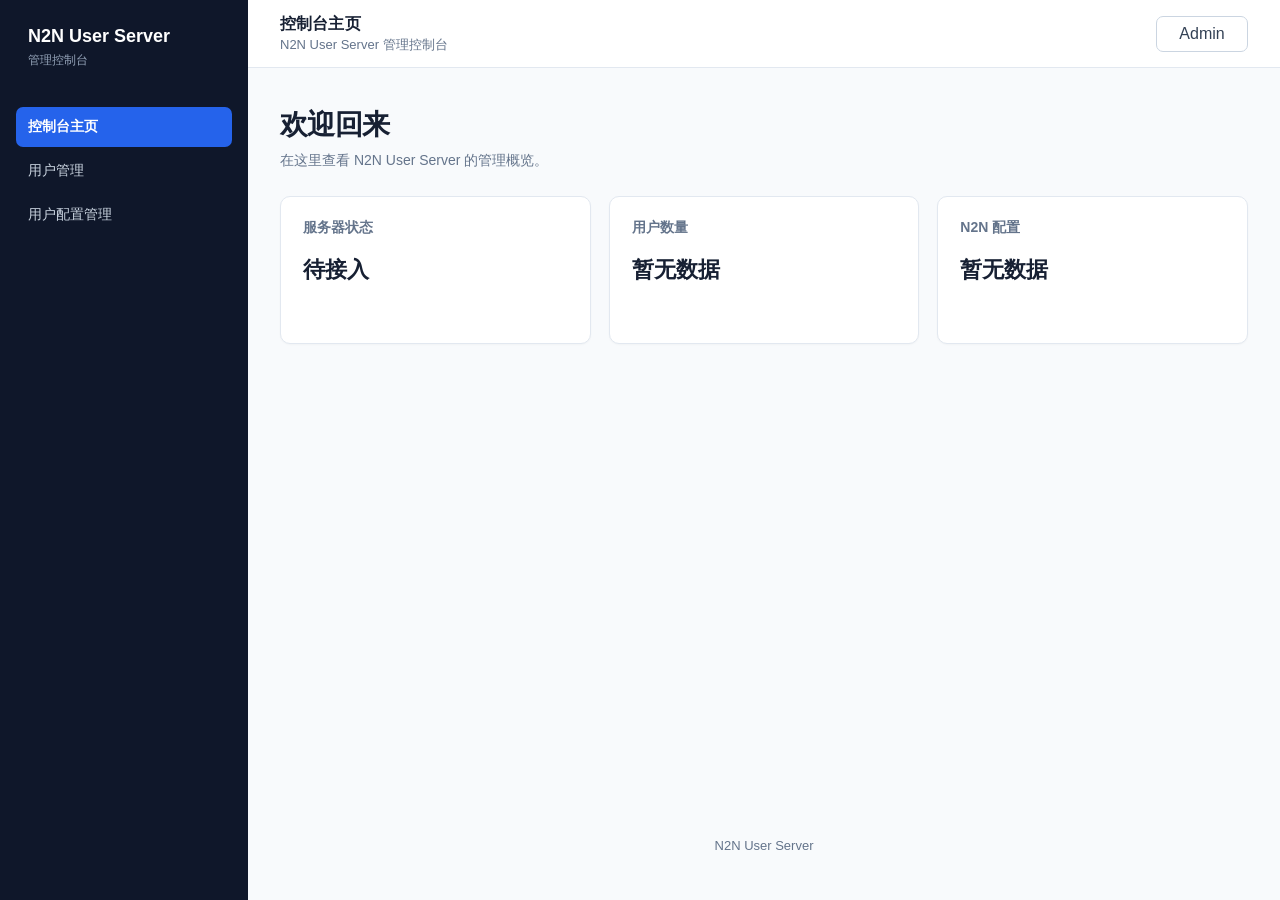
<file: wwwroot/admin.html>
<!DOCTYPE html>
<html lang="zh-CN">
<head>
    <meta charset="UTF-8">
    <meta name="viewport" content="width=device-width, initial-scale=1.0">
    <title>管理控制台</title>
    <link rel="stylesheet" href="css/common.css">
    <link rel="stylesheet" href="css/admin.css">
    <link rel="stylesheet" href="css/common.animations.css">
    <link rel="stylesheet" href="css/admin.animations.css">
</head>
<body>
    <aside class="app-sidebar">
        <a class="brand" href="/admin" data-admin-nav>N2N User Server<small>管理控制台</small></a>
        <nav class="app-nav" aria-label="主导航">
            <a href="/admin" data-admin-nav aria-current="page">控制台主页</a>
            <a href="/users" data-admin-nav>用户管理</a>
            <a href="/configs" data-admin-nav>用户配置管理</a>
        </nav>
    </aside>

    <header class="app-header">
        <div><h1 class="app-header__title">控制台主页</h1><span class="app-header__meta">N2N User Server 管理控制台</span></div>
        <div class="admin-area">
            <button id="AdminButton" class="admin-button" type="button" aria-expanded="false">Admin</button>
            <div id="AdminMenu" class="admin-menu"><button id="LogoutButton" type="button">退出登录</button></div>
        </div>
    </header>

    <main class="app-main">
        <section class="page-container">
            <div class="page-header">
                <div><h1>欢迎回来</h1><p>在这里查看 N2N User Server 的管理概览。</p></div>
            </div>
            <div class="overview-grid">
                <article class="overview-card"><h2>服务器状态</h2><p>待接入</p></article>
                <article class="overview-card"><h2>用户数量</h2><p>暂无数据</p></article>
                <article class="overview-card"><h2>N2N 配置</h2><p>暂无数据</p></article>
            </div>
        </section>
    </main>

    <footer class="app-footer">N2N User Server</footer>

    <dialog id="ErrorDialog" class="app-dialog">
        <div class="dialog-content"><h2>操作失败</h2><p>错误代码：<span id="ErrorCode"></span></p><p>错误信息：<span id="ErrorHint"></span></p></div>
        <div class="dialog-footer"><button data-dialog-close="ErrorDialog" class="primary-button" type="button">确定</button></div>
    </dialog>
    <dialog id="SuccessDialog" class="app-dialog">
        <div class="dialog-content"><h2>操作成功</h2><p id="SuccessHint"></p></div>
        <div class="dialog-footer"><button data-dialog-close="SuccessDialog" class="primary-button" type="button">确定</button></div>
    </dialog>

    <script src="js/common.js"></script>
    <script src="js/admin.js"></script>
</body>
</html>
</file>
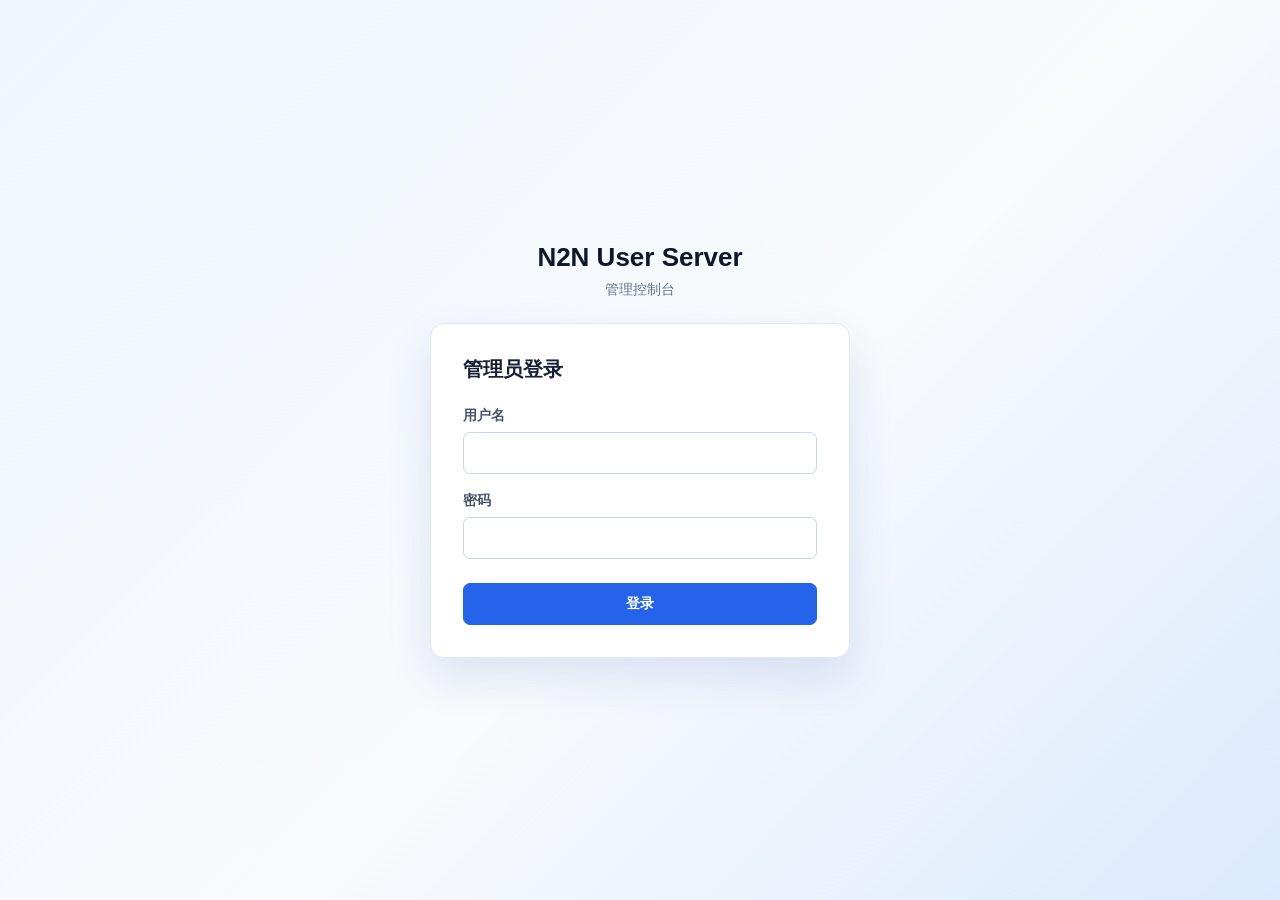
<file: wwwroot/login.html>
<!DOCTYPE html>
<html lang="zh-CN">
<head>

    <meta charset="UTF-8">
    <meta name="viewport" content="width=device-width, initial-scale=1.0">
    <title>管理员登录</title>
    <link rel="stylesheet" href="css/common.css">
    <link rel="stylesheet" href="css/login.css">
    <link rel="stylesheet" href="css/common.animations.css">
    <link rel="stylesheet" href="css/login.animations.css">
</head>
<body>
    <main class="login-shell">
        <div class="login-brand"><h1>N2N User Server</h1><p>管理控制台</p></div>
        <section class="login-card" aria-labelledby="LoginTitle">
            <h2 id="LoginTitle">管理员登录</h2>
            <form id="LoginForm" class="login-form">
                <label for="username">用户名<input id="username" name="username" type="text" autocomplete="username" required></label>
                <label for="password">密码<input id="password" name="password" type="password" autocomplete="current-password" required></label>
                <button class="primary-button" id="LoginButton" type="submit">登录</button>
            </form>
        </section>
    </main>
    <dialog id="ErrorDialog" class="app-dialog"><div class="dialog-content"><h2>登录失败</h2><p>错误代码：<span id="ErrorCode"></span></p><p>错误信息：<span id="ErrorHint"></span></p></div><div class="dialog-footer"><button class="primary-button" data-dialog-close="ErrorDialog" type="button">确定</button></div></dialog>
    <dialog id="SuccessDialog" class="app-dialog"><div class="dialog-content"><h2>登录成功</h2><p id="SuccessHint">即将进入管理控制台。</p></div><div class="dialog-footer"><button class="primary-button" data-dialog-close="SuccessDialog" type="button">确定</button></div></dialog>
    <script src="js/common.js"></script>
    <script src="js/login.js"></script>
</body>
</html>
</file>
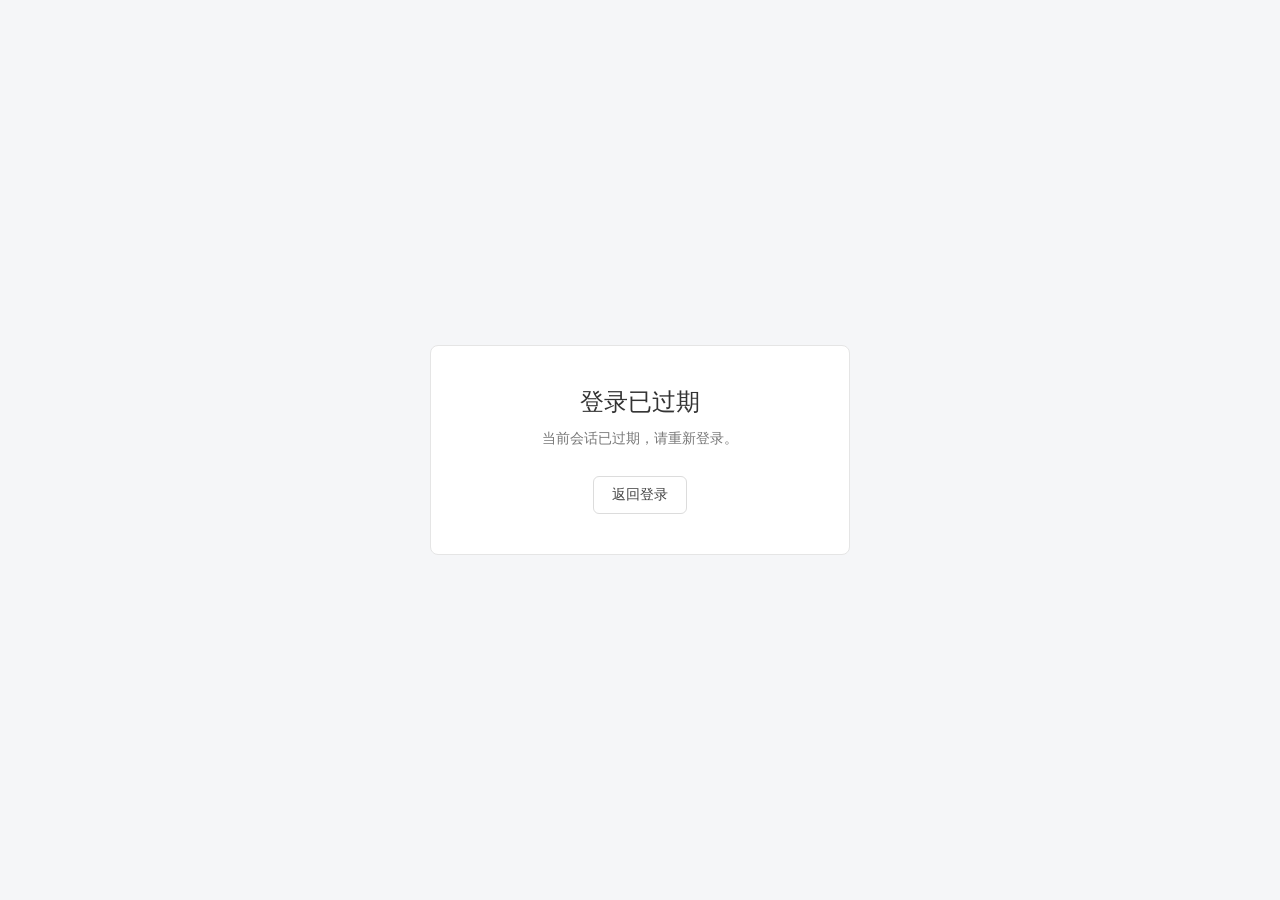
<file: wwwroot/timeout.html>
<!DOCTYPE html>

<html lang="zh-CN">

<head>
    <meta charset="UTF-8">
    <meta name="viewport" content="width=device-width, initial-scale=1.0">


<title>Session Timeout</title>

<style>
    * {
        box-sizing: border-box;
    }

    body {
        margin: 0;
        min-height: 100vh;

        display: flex;
        align-items: center;
        justify-content: center;

        font-family: Arial, "Microsoft YaHei", sans-serif;

        background: #f5f6f8;
        color: #333;
    }

    main {
        width: 90%;
        max-width: 420px;

        padding: 40px 32px;

        background: #fff;

        border: 1px solid #e5e5e5;
        border-radius: 8px;

        text-align: center;
    }

    h1 {
        margin: 0 0 12px;

        font-size: 24px;
        font-weight: 500;
    }

    p {
        margin: 0 0 28px;

        color: #777;
        font-size: 14px;
    }

    button {
        padding: 9px 18px;

        background: #fff;
        
        border: 1px solid #dcdcdc;
        border-radius: 6px;

        color: #444;
        font-size: 14px;

        cursor: pointer;
    }

    button:hover {
        background: #f3f3f3;
    }
</style>


</head>

<body>


<main>
    <h1>登录已过期</h1>

    <p>
        当前会话已过期，请重新登录。
    </p>

    <button
        type="button"
        onclick="window.location.href='/admin_login';">
        返回登录
    </button>
</main>


</body>

</html>
</file>
<file: wwwroot/css/common.css>
:root {
    --color-primary: #2563eb;
    --color-primary-dark: #1d4ed8;
    --color-danger: #dc2626;
    --color-text: #172033;
    --color-muted: #64748b;
    --color-border: #e2e8f0;
    --color-surface: #ffffff;
    --color-canvas: #f8fafc;
    --sidebar-width: 248px;
    --header-height: 68px;
}

* { box-sizing: border-box; }

html { background: var(--color-canvas); }

body {
    min-height: 100vh;
    margin: 0;
    color: var(--color-text);
    font-family: Inter, "Microsoft YaHei", "PingFang SC", Arial, sans-serif;
    background: var(--color-canvas);
}

button, input, select { font: inherit; }
button { cursor: pointer; }

.app-header {
    position: fixed;
    top: 0;
    right: 0;
    left: var(--sidebar-width);
    z-index: 20;
    display: flex;
    align-items: center;
    justify-content: space-between;
    height: var(--header-height);
    padding: 0 32px;
    background: rgba(255, 255, 255, .96);
    border-bottom: 1px solid var(--color-border);
}

.app-header__title { margin: 0; font-size: 16px; font-weight: 700; letter-spacing: .01em; }
.app-header__meta { color: var(--color-muted); font-size: 13px; }
.admin-area { position: relative; }
.admin-button {
    min-width: 92px;
    height: 36px;
    padding: 0 12px;
    color: #334155;
    background: #fff;
    border: 1px solid #cbd5e1;
    border-radius: 7px;
}
.admin-button:hover { background: #f8fafc; border-color: #94a3b8; }
.admin-menu {
    position: absolute;
    top: calc(100% + 8px);
    right: 0;
    display: none;
    width: 144px;
    padding: 6px;
    background: #fff;
    border: 1px solid var(--color-border);
    border-radius: 8px;
    box-shadow: 0 12px 24px rgba(15, 23, 42, .12);
}
.admin-menu.is-open { display: block; }
.admin-menu button { width: 100%; padding: 9px 10px; color: var(--color-danger); text-align: left; background: transparent; border: 0; border-radius: 5px; }
.admin-menu button:hover { background: #fef2f2; }

.app-sidebar {
    position: fixed;
    inset: 0 auto 0 0;
    z-index: 30;
    width: var(--sidebar-width);
    padding: 24px 16px;
    color: #e2e8f0;
    background: #0f172a;
}
.brand { display: block; margin: 2px 12px 38px; color: #fff; font-size: 18px; font-weight: 700; text-decoration: none; }
.brand small { display: block; margin-top: 5px; color: #94a3b8; font-size: 12px; font-weight: 500; }
.app-nav { display: grid; gap: 4px; }
.app-nav a { padding: 11px 12px; color: #cbd5e1; font-size: 14px; text-decoration: none; border-radius: 7px; }
.app-nav a:hover { color: #fff; background: #1e293b; }
.app-nav a[aria-current="page"] { color: #fff; font-weight: 600; background: var(--color-primary); }

.app-main { min-height: calc(100vh - 62px); margin-left: var(--sidebar-width); padding: calc(var(--header-height) + 38px) 32px 40px; }
.page-container { width: min(100%, 1240px); margin: 0 auto; }
.page-header { display: flex; align-items: flex-start; justify-content: space-between; gap: 24px; margin-bottom: 26px; }
.page-header h1 { margin: 0 0 8px; font-size: 28px; letter-spacing: -.02em; }
.page-header p { margin: 0; color: var(--color-muted); font-size: 14px; }
.app-footer { margin-left: var(--sidebar-width); padding: 0 32px 24px; color: var(--color-muted); font-size: 13px; text-align: center; }

.primary-button, .secondary-button {
    min-height: 36px;
    padding: 0 14px;
    border-radius: 7px;
    font-size: 14px;
    font-weight: 600;
}
.primary-button { color: #fff; background: var(--color-primary); border: 1px solid var(--color-primary); }
.primary-button:hover { background: var(--color-primary-dark); border-color: var(--color-primary-dark); }
.secondary-button { color: #334155; background: #fff; border: 1px solid #cbd5e1; }
.secondary-button:hover { background: #f8fafc; }

.app-dialog { width: min(420px, calc(100vw - 32px)); padding: 0; background: #fff; border: 1px solid var(--color-border); border-radius: 12px; box-shadow: 0 20px 50px rgba(15, 23, 42, .2); }
.app-dialog::backdrop { background: rgba(15, 23, 42, .45); }
.dialog-content { padding: 24px; }
.dialog-content h2 { margin: 0 0 14px; font-size: 19px; }
.dialog-content p { margin: 0 0 9px; color: #475569; font-size: 14px; line-height: 1.55; }
.dialog-footer { display: flex; justify-content: flex-end; gap: 8px; padding: 0 24px 24px; }

@media (max-width: 760px) {
    :root { --sidebar-width: 0px; }
    .app-sidebar { position: static; width: auto; padding: 14px 16px; }
    .brand { margin: 0 0 12px; }
    .app-nav { grid-template-columns: repeat(3, 1fr); gap: 6px; }
    .app-nav a { padding: 9px 7px; font-size: 12px; text-align: center; }
    .app-header { position: static; padding: 0 16px; }
    .app-header__meta { display: none; }
    .app-main { margin: 0; padding: 28px 16px; }
    .app-footer { margin: 0; padding: 0 16px 20px; }
    .page-header { flex-direction: column; }
}
</file>
<file: wwwroot/css/admin.css>
.overview-grid {
    display: grid;
    grid-template-columns: repeat(3, minmax(0, 1fr));
    gap: 18px;
}

.overview-card {
    min-height: 148px;
    padding: 22px;
    background: var(--color-surface);
    border: 1px solid var(--color-border);
    border-radius: 10px;
    box-shadow: 0 1px 2px rgba(15, 23, 42, .03);
}

.overview-card h2 { margin: 0 0 18px; color: var(--color-muted); font-size: 14px; font-weight: 600; }
.overview-card p { margin: 0; font-size: 22px; font-weight: 700; }

@media (max-width: 860px) { .overview-grid { grid-template-columns: 1fr; } }
</file>
<file: wwwroot/css/common.animations.css>
/* Shared motion and same-origin page transitions. */
@view-transition {
    navigation: auto;
}

::view-transition-old(root),
::view-transition-new(root) {
    animation-duration: 220ms;
    animation-timing-function: cubic-bezier(.2, .7, .2, 1);
}

::view-transition-old(root) { animation-name: page-leave; }
::view-transition-new(root) { animation-name: page-enter; }

@keyframes page-enter {
    from { opacity: .72; transform: translateY(6px); }
    to { opacity: 1; transform: translateY(0); }
}

@keyframes page-leave {
    from { opacity: 1; }
    to { opacity: .82; }
}

.app-nav a,
.primary-button,
.secondary-button,
.admin-button,
.pagination button {
    transition: color 160ms ease, background-color 160ms ease, border-color 160ms ease, box-shadow 160ms ease, transform 160ms ease;
}

.primary-button:hover,
.secondary-button:hover,
.admin-button:hover,
.pagination button:not(:disabled):hover { transform: translateY(-1px); }

.overview-card,
.table-container,
.login-card {
    animation: content-arrive 360ms cubic-bezier(.2, .7, .2, 1) both;
}

@keyframes content-arrive {
    from { opacity: 0; transform: translateY(8px); }
    to { opacity: 1; transform: translateY(0); }
}

@media (prefers-reduced-motion: reduce) {
    *, *::before, *::after {
        animation-duration: .01ms !important;
        animation-iteration-count: 1 !important;
        scroll-behavior: auto !important;
        transition-duration: .01ms !important;
    }
}
</file>
<file: wwwroot/css/admin.animations.css>
/* Dashboard-only motion. */
.overview-card:nth-child(2) { animation-delay: 60ms; }
.overview-card:nth-child(3) { animation-delay: 120ms; }
</file>
<file: wwwroot/css/login.css>
body { display: grid; min-height: 100vh; place-items: center; padding: 24px; background: linear-gradient(135deg, #eff6ff 0%, #f8fafc 55%, #dbeafe 100%); }
.login-shell { width: min(100%, 420px); }
.login-brand { margin-bottom: 24px; color: #0f172a; text-align: center; }
.login-brand h1 { margin: 0 0 8px; font-size: 26px; }
.login-brand p { margin: 0; color: var(--color-muted); font-size: 14px; }
.login-card { padding: 32px; background: #fff; border: 1px solid var(--color-border); border-radius: 14px; box-shadow: 0 20px 45px rgba(30, 64, 175, .12); }
.login-card h2 { margin: 0 0 24px; font-size: 20px; }
.login-form { display: grid; gap: 18px; }
.login-form label { display: grid; gap: 7px; color: #475569; font-size: 14px; font-weight: 600; }
.login-form input { height: 42px; padding: 0 11px; border: 1px solid #cbd5e1; border-radius: 7px; }
.login-form input:focus { outline: 2px solid #bfdbfe; border-color: var(--color-primary); }
.login-form .primary-button { width: 100%; min-height: 42px; margin-top: 6px; }
</file>
<file: wwwroot/css/login.animations.css>
/* Login-only motion. */
.login-brand { animation: content-arrive 300ms both; }
.login-card { animation-delay: 70ms; }
</file>
